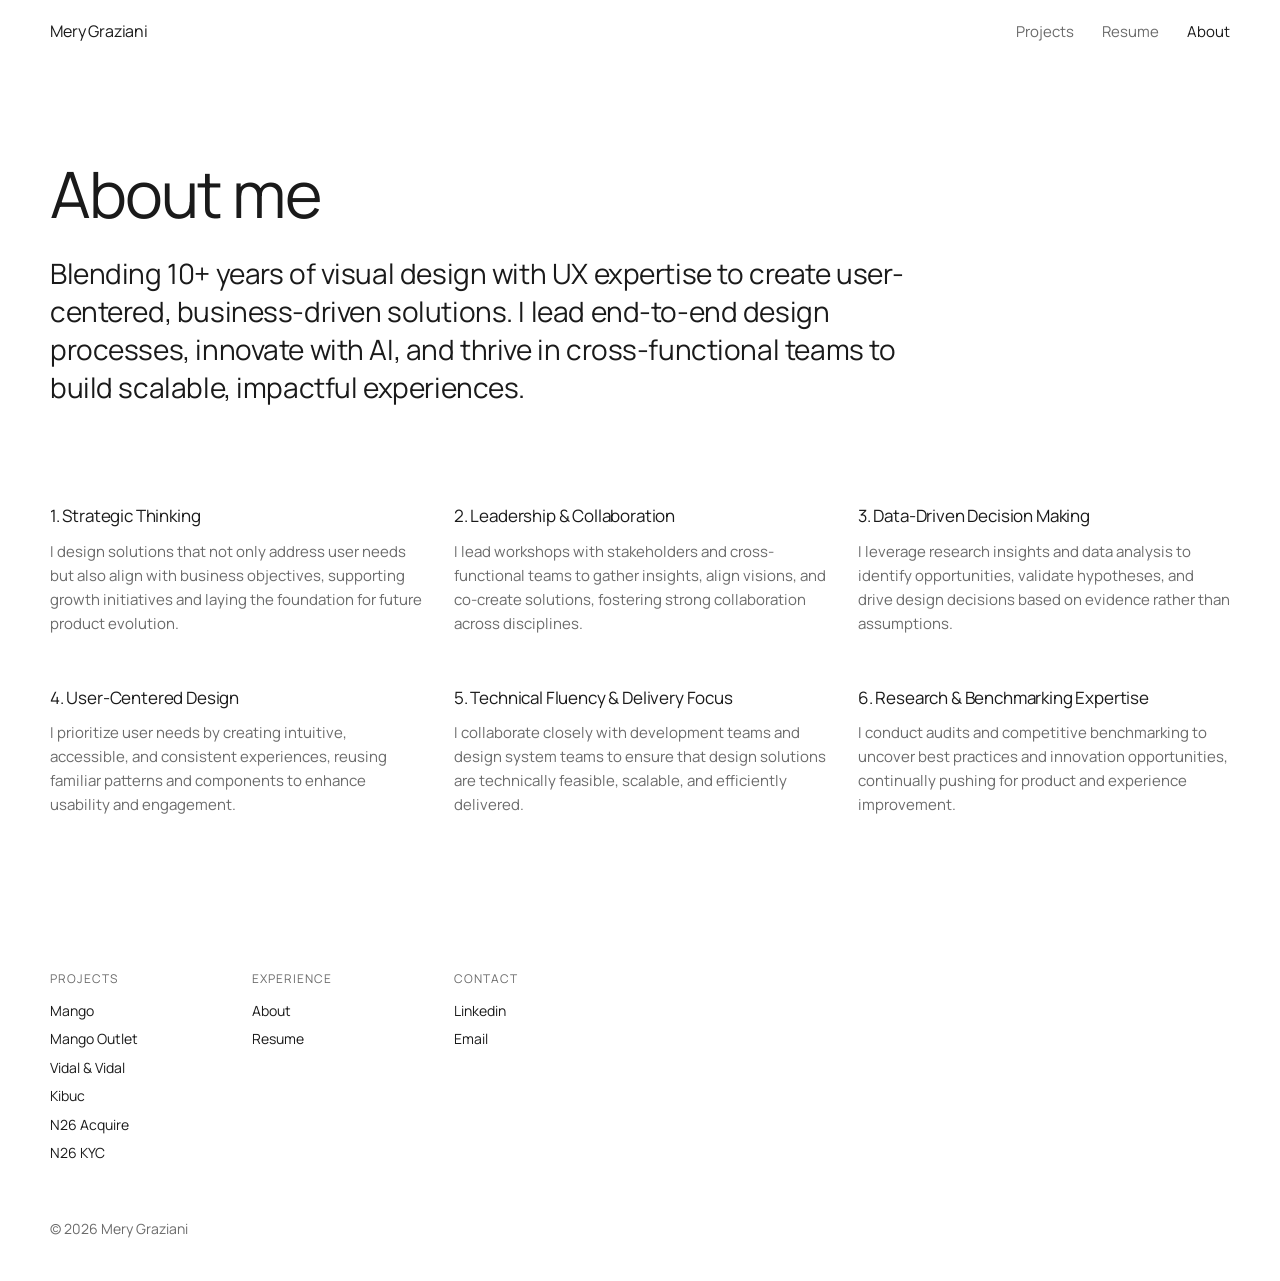
<file: about/index.html>
<!doctype html>
<html lang="en">
<head>
<meta charset="utf-8">
<meta name="viewport" content="width=device-width, initial-scale=1">
<title>About — Mery Graziani</title>
<meta name="description" content="About Mery Graziani">
<meta property="og:title" content="About — Mery Graziani">
<meta property="og:description" content="About Mery Graziani">
<meta property="og:type" content="website">
<link rel="preconnect" href="https://fonts.googleapis.com">
<link rel="preconnect" href="https://fonts.gstatic.com" crossorigin>
<link href="https://fonts.googleapis.com/css2?family=Manrope:wght@400&display=swap" rel="stylesheet">
<link rel="stylesheet" href="../styles.css">
</head>
<body>
<header class="site-header"><div class="wrap">
  <a class="brand" href="../">Mery Graziani</a>
  <nav class="nav">
    <a href="../">Projects</a>
    <a href="https://drive.google.com/file/d/1acHskjJDS2ccZEZ6G4T8H_sam3_hk7ib/view?usp=sharing" target="_blank" rel="noopener">Resume</a>
    <a href="../about/" aria-current="page">About</a>
  </nav>
</div></header>
<main>
<section class="wrap about"><h1>About me</h1><p class="lead">Blending 10+ years of visual design with UX expertise to create user-centered, business-driven solutions. I lead end-to-end design processes, innovate with AI, and thrive in cross-functional teams to build scalable, impactful experiences.</p></section>
<section class="wrap"><div class="pillars"><div><h3>1. Strategic Thinking</h3><p>I design solutions that not only address user needs but also align with business objectives, supporting growth initiatives and laying the foundation for future product evolution.</p></div><div><h3>2. Leadership &amp; Collaboration</h3><p>I lead workshops with stakeholders and cross-functional teams to gather insights, align visions, and co-create solutions, fostering strong collaboration across disciplines.</p></div><div><h3>3. Data-Driven Decision Making</h3><p>I leverage research insights and data analysis to identify opportunities, validate hypotheses, and drive design decisions based on evidence rather than assumptions.</p></div><div><h3>4. User-Centered Design</h3><p>I prioritize user needs by creating intuitive, accessible, and consistent experiences, reusing familiar patterns and components to enhance usability and engagement.</p></div><div><h3>5. Technical Fluency &amp; Delivery Focus</h3><p>I collaborate closely with development teams and design system teams to ensure that design solutions are technically feasible, scalable, and efficiently delivered.</p></div><div><h3>6. Research &amp; Benchmarking Expertise</h3><p>I conduct audits and competitive benchmarking to uncover best practices and innovation opportunities, continually pushing for product and experience improvement.</p></div></div></section>
</main>
<footer class="site-footer"><div class="wrap">
  <div class="cols">
    <div><h4>Projects</h4><ul><li><a href="../mango-case-study/">Mango</a></li><li><a href="../mango-outlet-case-study/">Mango Outlet</a></li><li><a href="../vidal-case-study/">Vidal &amp; Vidal</a></li><li><a href="../kibuc-case-study/">Kibuc</a></li><li><a href="../n26-acquisition/">N26 Acquire</a></li><li><a href="../n26-case-study/">N26 KYC</a></li></ul></div>
    <div><h4>Experience</h4><ul>
      <li><a href="../about/">About</a></li>
      <li><a href="https://drive.google.com/file/d/1acHskjJDS2ccZEZ6G4T8H_sam3_hk7ib/view?usp=sharing" target="_blank" rel="noopener">Resume</a></li></ul></div>
    <div><h4>Contact</h4><ul>
      <li><a href="https://www.linkedin.com/in/mariagraziani/" target="_blank" rel="noopener">Linkedin</a></li>
      <li><a href="mailto:megraziani@gmail.com">Email</a></li></ul></div>
  </div>
  <p class="copy">© 2026 Mery Graziani</p>
</div></footer>
</body>
</html>
</file>
<file: styles.css>
:root {
  --bg: #ffffff;
  --text: #1a1a1a;
  --muted: #6b6b6b;
  --line: #e8e8e6;
  --card: #f5f5f3;
  --max: none;
  --gutter: 50px;
}
@media (prefers-color-scheme: dark) {
  :root {
    --bg: #000000;
    --text: #f2f2f0;
    --muted: #9a9a96;
    --line: #2a2a28;
    --card: #1b1b1a;
  }
}
* { box-sizing: border-box; margin: 0; padding: 0; }
h1, h2, h3, h4, h5, h6, b, strong, dt, dd { font-weight: 400; }
html { scroll-behavior: smooth; }
body {
  background: var(--bg);
  color: var(--text);
  font-family: "Manrope", -apple-system, BlinkMacSystemFont, "Segoe UI", Roboto, sans-serif;
  line-height: 1.6;
  -webkit-font-smoothing: antialiased;
}
a { color: inherit; text-decoration: none; }
img { display: block; max-width: 100%; }
.wrap { max-width: var(--max); margin: 0 auto; padding: 0 var(--gutter); }

/* Header */
.site-header {
  position: sticky; top: 0; z-index: 10;
  background: color-mix(in srgb, var(--bg) 88%, transparent);
  backdrop-filter: blur(10px);
}
.site-header .wrap { display: flex; align-items: center; justify-content: space-between; height: 64px; }
.brand { font-weight: 400; letter-spacing: -0.01em; }
.nav { display: flex; gap: 28px; font-size: 15px; color: var(--muted); }
.nav a:hover, .nav a[aria-current="page"] { color: var(--text); }

/* Hero */
.hero { padding-top: 96px; padding-bottom: 56px; }
.hero h1 {
  font-size: clamp(28px, 4.4vw, 48px);
  line-height: 1.18;
  letter-spacing: -0.025em;
  font-weight: 400;
  max-width: 880px;
}
.section-label { font-size: 14px; font-weight: 400; color: var(--muted); margin: 24px 0 20px; }

/* Project grid */
.grid { display: grid; grid-template-columns: repeat(2, 1fr); gap: 40px 28px; padding-bottom: 96px; }
.card { display: block; }
.card .thumb {
  aspect-ratio: 4 / 3; overflow: hidden; border-radius: 12px; background: var(--card);
}
.card .thumb img { width: 100%; height: 100%; object-fit: cover; transition: transform .5s ease; }
.card:hover .thumb img { transform: scale(1.03); }
.card h3 { margin-top: 14px; font-size: 28px; font-weight: 400; letter-spacing: 0.01em; }

/* About */
.about { padding-top: 96px; padding-bottom: 24px; }
.about h1 { font-size: clamp(36px, 6vw, 64px); letter-spacing: -0.03em; line-height: 1.05; }
.about .lead {
  font-size: clamp(20px, 2.6vw, 28px); line-height: 1.35; font-weight: 400;
  letter-spacing: -0.015em; max-width: 860px; margin-top: 28px;
}
.pillars { display: grid; grid-template-columns: repeat(3, 1fr); gap: 48px 32px; padding: 72px 0 96px; }
.pillars h3 { font-size: 17px; margin-bottom: 10px; letter-spacing: -0.01em; }
.pillars p { color: var(--muted); font-size: 15px; }

/* Case study */
.case-head { padding-top: 80px; padding-bottom: 32px; }
.case-head h1 { font-size: clamp(30px, 5vw, 52px); line-height: 1.1; letter-spacing: -0.03em; max-width: 860px; }
.case-head .summary { margin-top: 20px; font-size: 19px; color: var(--muted); max-width: 760px; }
.meta { display: grid; grid-template-columns: repeat(4, 1fr); gap: 24px; padding: 28px 0; margin-top: 36px; border-top: 1px solid var(--line); border-bottom: 1px solid var(--line); }
.meta dt { font-size: 12px; text-transform: uppercase; letter-spacing: .08em; color: var(--muted); }
.meta dd { font-size: 16px; margin-top: 4px; font-weight: 400; }
.meta a { text-decoration: underline; text-underline-offset: 3px; }
.cover { margin: 40px 0 8px; border-radius: 14px; overflow: hidden; background: var(--card); }
.cover img { width: 100%; max-height: 560px; object-fit: cover; }
.phase { display: grid; grid-template-columns: 200px 1fr; gap: 32px; padding: 48px 0; border-bottom: 1px solid var(--line); }
.phase .num { font-size: 14px; color: var(--muted); font-variant-numeric: tabular-nums; }
.phase h2 { font-size: 28px; letter-spacing: -0.02em; margin-bottom: 12px; }
.phase p { max-width: 680px; font-size: 17px; }
.impact { padding: 56px 0 24px; }
.impact h2 { font-size: 28px; letter-spacing: -0.02em; margin-bottom: 12px; }
.impact ul { padding-left: 20px; max-width: 720px; }
.impact li, .impact p { font-size: 17px; margin-bottom: 8px; max-width: 720px; }
.stats { display: flex; gap: 48px; flex-wrap: wrap; margin-top: 32px; }
.stat b { display: block; font-size: clamp(32px, 5vw, 52px); letter-spacing: -0.03em; line-height: 1.1; }
.stat span { color: var(--muted); font-size: 15px; }
.note { margin-top: 40px; padding: 20px 24px; border: 1px dashed var(--line); border-radius: 12px; color: var(--muted); }

/* Footer */
.site-footer { padding: 56px 0 40px; font-size: 14px; }
.site-footer .cols { display: grid; grid-template-columns: repeat(6, 1fr); gap: 32px; }
.site-footer h4 { font-size: 12px; text-transform: uppercase; letter-spacing: .08em; color: var(--muted); margin-bottom: 12px; font-weight: 400; }
.site-footer li { list-style: none; margin-bottom: 6px; }
.site-footer a:hover { text-decoration: underline; text-underline-offset: 3px; }
.copy { margin-top: 48px; color: var(--muted); }

@media (max-width: 860px) {
  .grid { grid-template-columns: 1fr; }
  .pillars { grid-template-columns: 1fr; gap: 36px; }
  .meta { grid-template-columns: repeat(2, 1fr); }
  .phase { grid-template-columns: 1fr; gap: 8px; }
  .site-footer .cols { grid-template-columns: 1fr; }
  .hero, .about { padding-top: 56px; }
}

@media (max-width: 600px) {
  :root { --gutter: 24px; }
}
</file>
